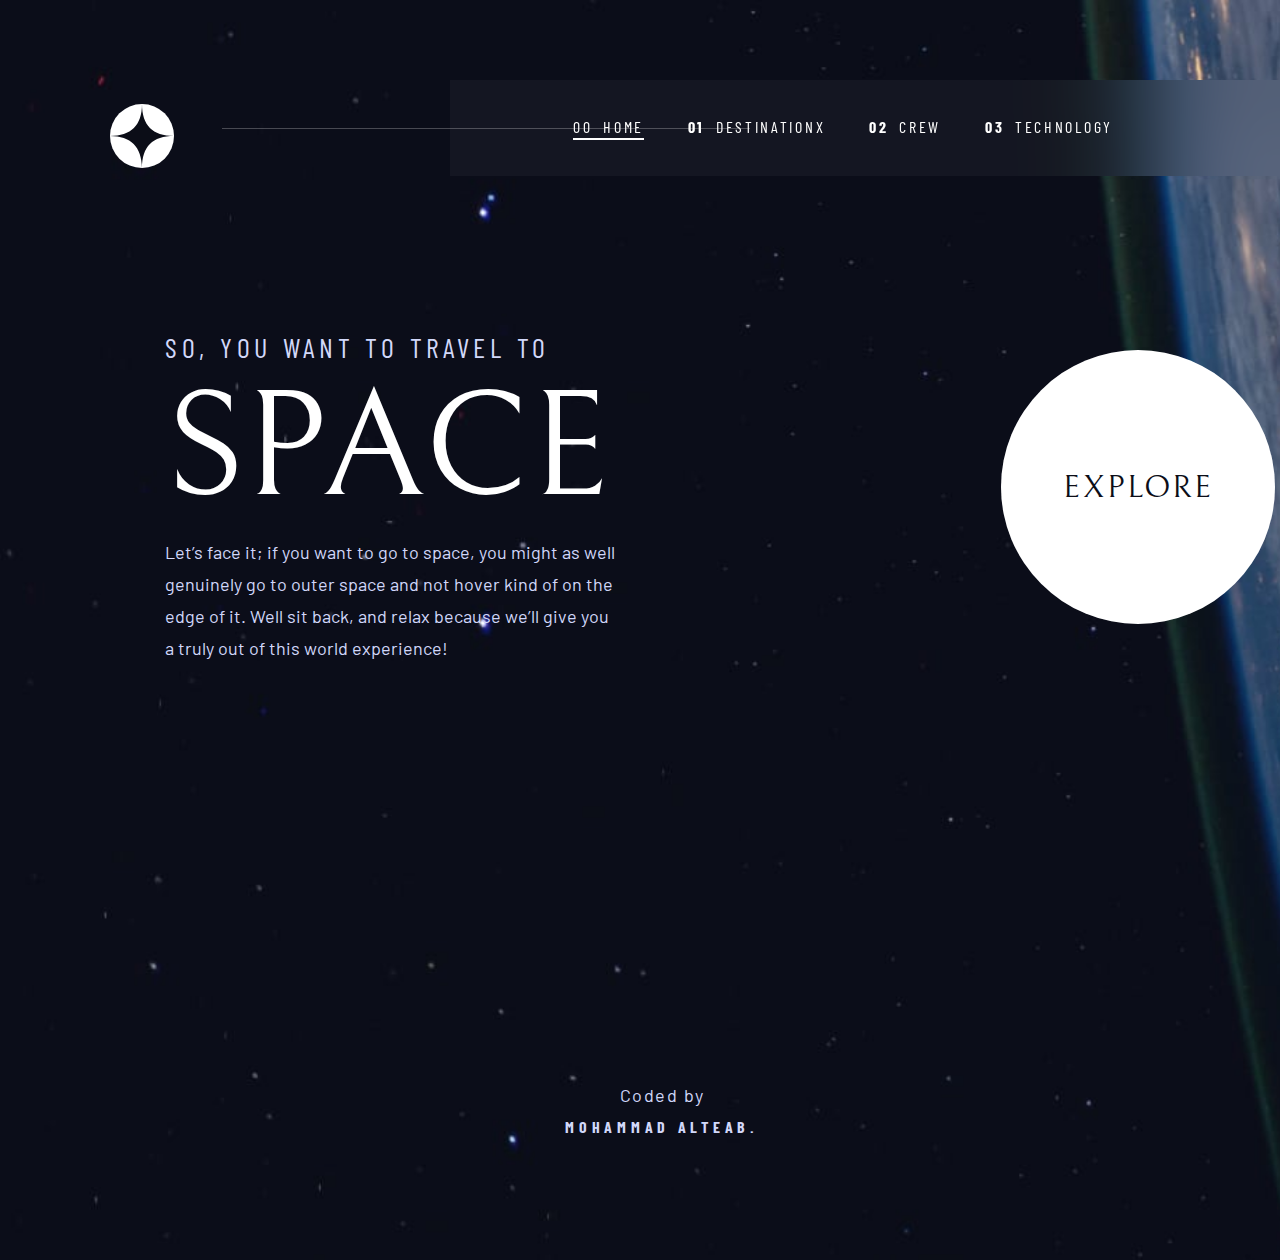
<file: index.html>
<!DOCTYPE html>
<html lang="en">
  <head>
    <meta charset="UTF-8" />
    <meta name="viewport" content="width=device-width, initial-scale=1.0" />

    <link
      rel="icon"
      type="image/png"
      sizes="32x32"
      href="favicon-32x32.png"
    />

    <!-- Google fonts -->
    <link rel="preconnect" href="https://fonts.googleapis.com" />
    <link rel="preconnect" href="https://fonts.gstatic.com" crossorigin />
    <link
      href="https://fonts.googleapis.com/css2?family=Barlow+Condensed:wght@400;700&family=Bellefair&family=Barlow:wght@400;700&display=swap"
      rel="stylesheet"
    />

    <link rel="stylesheet" href="HOME/home.css" />

    <title>Frontend Mentor | Space tourism website</title>
  </head>
  <body>
    <div class="main-section">
      <nav>
        <img class="logo" src="assets/others/logo.svg" alt="" />
        
        <div class="hr"></div>

        <ul>
          <li>
            <a class="current-section" href="#"
              ><span class="num">00</span> <span class="item">Home</span></a
            >
          </li>

          <li>
            <a class="nav-item" href="DESTINATION/main.html"
              ><span class="num">01</span>
              <span class="item">Destinationx</span></a
            >
          </li>

          <li>
            <a class="nav-item" href="CREW/main.html">
              <span class="num">02</span> 
              <span class="item">Crew</span></a>

          </li>

          <li>
            <a class="nav-item" href="TECHNOLOGY/main.html"
              ><span class="num">03</span>
              <span class="item">Technology</span></a
            >

          </li>
        </ul>

        <div class="phone-utilities">
          <img id="ham" src="assets/others/icon-hamburger.svg" alt="" class="mob ham">
          <img src="assets/others/icon-close.svg" alt="" class="mob close hidden2">
        </div>
      </nav>

      <div class="welcoming">
        <h5 class="so-you">So, you want to travel to</h5>
        <h1>Space</h1>
        <p class="main-text">
          Let’s face it; if you want to go to space, you might as well genuinely
          go to outer space and not hover kind of on the edge of it. Well sit
          back, and relax because we’ll give you a truly out of this world
          experience!
        </p>
      </div>

      <a href="DESTINATION/main.html" class="buttons">
        <button class="main-button">Explore</button>
        <div class="behinded-button"></div>
      </a>
    </div>


    <div class="attribution">
        <p>Coded by</p>
        <a
          class="att-link2"
          href="https://mohammadamour.github.io/Personal-Website/"
        >
          mohammad alteab.</a
        >
    </div>
    <script src="HOME/script.js"></script>
  </body>
</html>
</file>
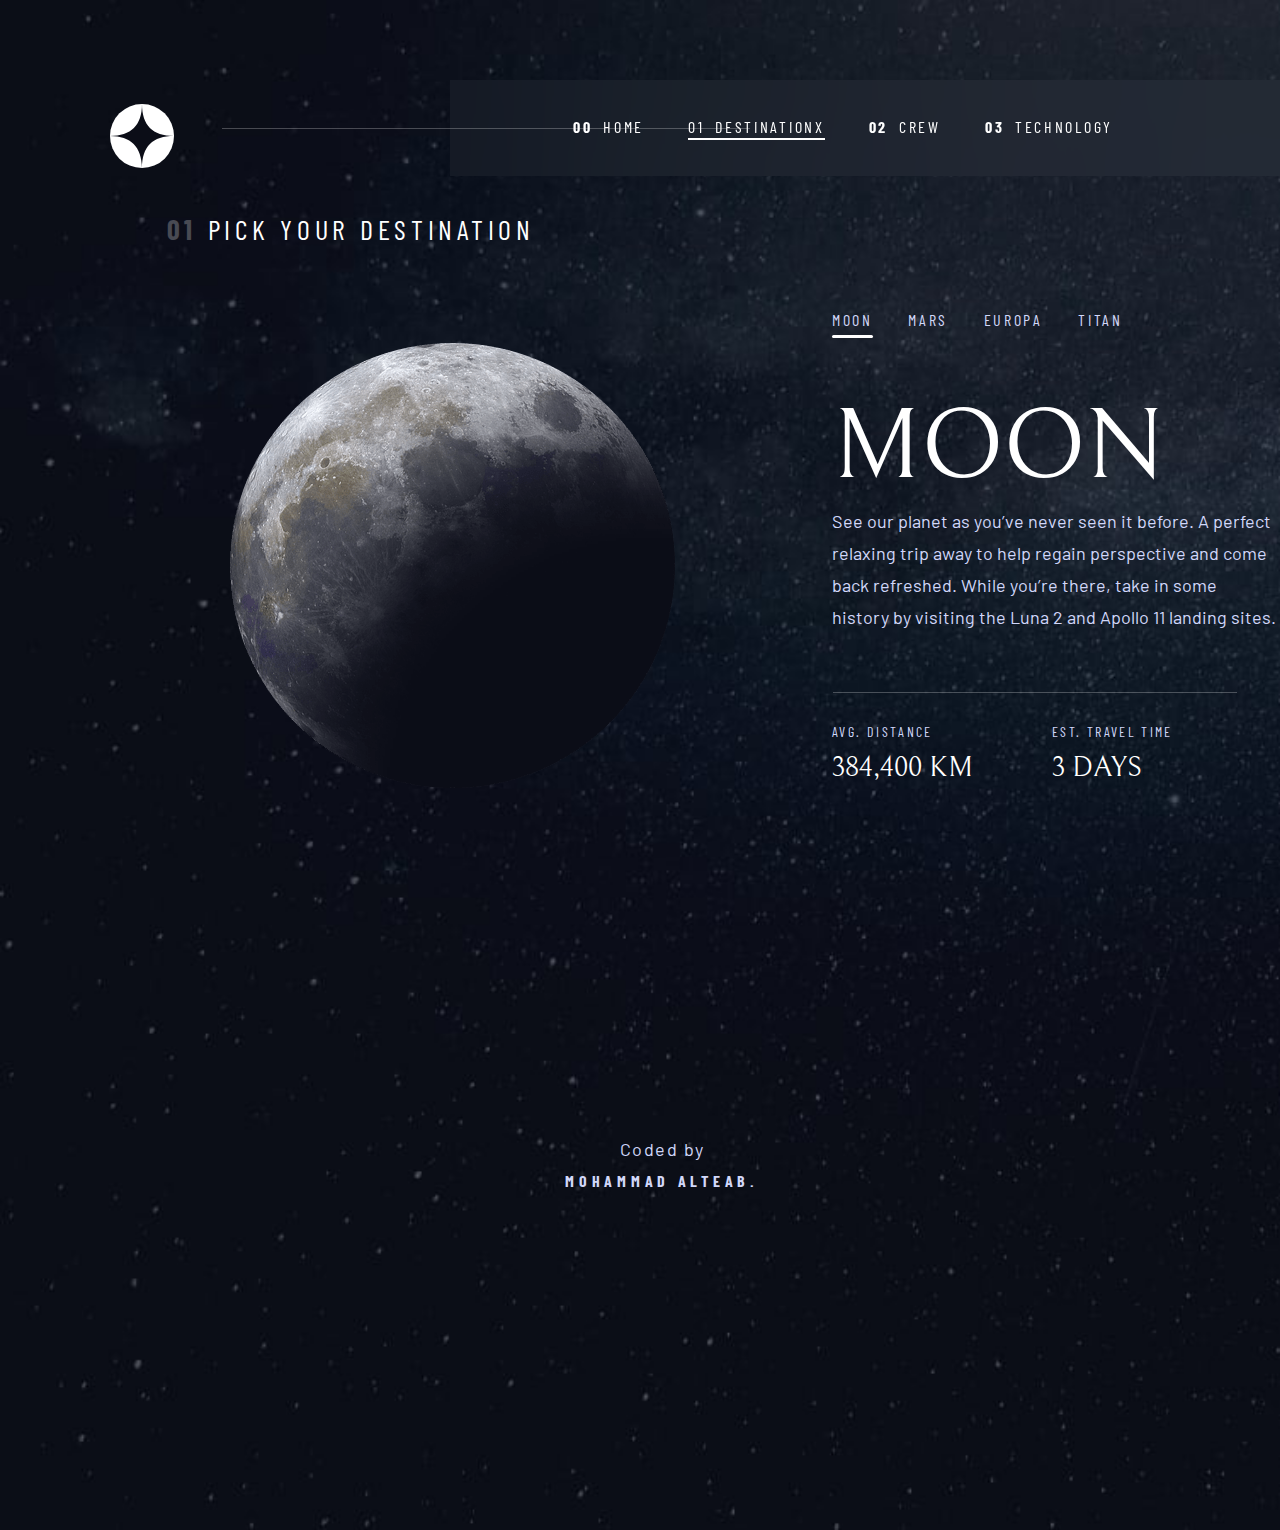
<file: DESTINATION/main.html>
<!DOCTYPE html>
<html lang="en">
  <head>
    <meta charset="UTF-8" />
    <meta name="viewport" content="width=device-width, initial-scale=1.0" />

    <link
      rel="icon"
      type="image/png"
      sizes="32x32"
      href="../favicon-32x32.png"
    />

    <!-- Google fonts -->
    <link rel="preconnect" href="https://fonts.googleapis.com" />
    <link rel="preconnect" href="https://fonts.gstatic.com" crossorigin />
    <link
      href="https://fonts.googleapis.com/css2?family=Barlow+Condensed:wght@400;700&family=Bellefair&family=Barlow:wght@400;700&display=swap"
      rel="stylesheet"
    />

    <link rel="stylesheet" href="destination.css" />

    <title>Frontend Mentor | Space tourism website</title>
  </head>
  <body>
    <div class="planets-section">
      <nav>
        <img class="logo" src="../assets/others/logo.svg" alt="" />

        <div class="hr"></div>

        <ul>
          <li>
            <a class="nav-item" href="../index.html"
              ><span class="num">00</span> <span class="item">Home</span></a
            >
          </li>

          <li>
            <a class="current-section" href="#"
              ><span class="num">01</span>
              <span class="item">Destinationx</span></a
            >
          </li>

          <li>
            <a class="nav-item" href="../CREW/main.html"
              ><span class="num">02</span> <span class="item">Crew</span></a
            >
          </li>

          <li>
            <a class="nav-item" href="../TECHNOLOGY/main.html"
              ><span class="num">03</span>
              <span class="item">Technology</span></a
            >
          </li>
        </ul>
        
        <div class="phone-utilities">
          <img src="../assets/others/icon-hamburger.svg" alt="" class="mob ham">
          <img src="../assets/others/icon-close.svg" alt="" class="mob close hidden2">
        </div>
      </nav>




      
      <h5 class="title">
        <span class="title-num">01</span>
        Pick your destination
      </h5>

      <img
        src="../assets/destination/image-moon.png"
        alt="an image for the moon ( ME )"
        class="img-moon planet-img default-img"
        id="main-fucking-planet"
      />

      <div class="info-group-planets">
        <ul class="planets-nav">
          <li class="planet-item current-planet">Moon</li>
          <li class="planet-item">Mars</li>
          <li class="planet-item">Europa</li>
          <li class="planet-item">Titan</li>
        </ul>

        <div class="moon planet-name default-name">Moon</div>

        <p class="moon-desc default-desc">
          See our planet as you’ve never seen it before. A perfect relaxing trip
          away to help regain perspective and come back refreshed. While you’re
          there, take in some history by visiting the Luna 2 and Apollo 11
          landing sites.
        </p>

        <div class="sec-hr"></div>

        <div class="bottom-info">
          <div class="distance">
            <p class="head-distance">Avg. distance</p>
            <p class="value-distance value-distance-moon default-dis">384,400 km</p>
          </div>

          <div class="time-est">
            <p class="head-time">Est. travel time</p>
            <p class="value-time value-time-moon default-time">3 days</p>
          </div>
        </div>
      </div>
    </div>




























    <div class="planet-data">
      <div class="data-name moon">Moon</div>

      <div class="data-desc">
        See our planet as you’ve never seen it before. A perfect relaxing trip
        away to help regain perspective and come back refreshed. While you’re
        there, take in some history by visiting the Luna 2 and Apollo 11 landing
        sites.
      </div>

      <div class="data-distance">384,400 km</div>

      <div class="data-time">3 days</div>

      <img
        src="../assets/destination/image-moon.png"
        alt="an image for the moon ( ME )"
        class="data-img moon"
      />













      <div class="data-name mars">Mars</div>

      <div id="data-desc-1" class="data-desc">
        Don’t forget to pack your hiking boots. You’ll need them to tackle
        Olympus Mons, the tallest planetary mountain in our solar system. It’s
        two and a half times the size of Everest!
      </div>

      <div class="data-distance">225 mil. km</div>

      <div class="data-time">9 months</div>

      <img
        src="../assets/destination/image-mars.png"
        alt="an image for the planet mars"
        class="data-img mars"
        id="data-img-1"
      />










      <div class="data-name europa">Europa</div>

      <div class="data-desc desc">
        The smallest of the four Galilean moons orbiting Jupiter, Europa is a
        winter lover’s dream. With an icy surface, it’s perfect for a bit of ice
        skating, curling, hockey, or simple relaxation in your snug wintery
        cabin.
      </div>

      <div class="data-distance">628 mil. km</div>

      <div class="data-time">3 years</div>

      <img
        src="../assets/destination/image-europa.png"
        alt="an image for the planet ( i'm not really sure if it's a plant) europa"
        class="data-img europa"
      />









      
      <div class="data-name titan">Titan</div>

      <div class="data-desc desc">
        The only moon known to have a dense atmosphere other than Earth, Titan
        is a home away from home (just a few hundred degrees colder!). As a
        bonus, you get striking views of the Rings of Saturn.
      </div>

      <div class="data-distance">1.6 bil. km</div>

      <div class="data-time">7 years</div>

      <img
        src="../assets/destination/image-titan.png"
        alt="an image for the planet ( i'm not really sure if it's a plant) titan"
        class="data-img titan"
      />
    </div>

    <div class="attribution">
        <p>Coded by</p>
        <a
          class="att-link2"
          href="https://mohammadsvioan.github.io/my-updated-website/"
        >
          mohammad alteab.</a
        >
    </div>
    <script src="script.js"></script>
  </body>
</html>
</file>
<file: HOME/home.css>
@import "../important.css";
@import "../z css files/utility classes.css";
@import "../z css files/utility queries.css";
@import "../z css files/psudoes.css";
@import "queries.css";

.main-section{
    background-image: 
    url("../assets/home/background-home-desktop.jpg");
    min-height: 140vh;
    width: 100vw;
    position: relative;
    top: 0;
    left: 0;
    right: 0;
    bottom: 0;
    background-repeat: no-repeat;
    background-size: cover;
}


.welcoming{
    position: absolute;
    width: 450px;
    height: 382px;
    left: 165px;
    top: 330px;
}


h1{
    font-size: var(--fs-big-ass-fonts);
    font-family: var(--ff-headings);
    font-style: normal;
    font-weight: 400;
    line-height: 172px;
    color: var(--clr-white);
    text-transform: uppercase;
}


.buttons{
    position: relative;
}


.main-button{
    position: absolute;
    width: 274px;
    height: 274px;
    left: 1001px;
    top: 350px;
    cursor: pointer;
    border-radius: 50%;
    border: none;
    font-family: var(--ff-headings);
    font-style: normal;
    font-weight: 400;
    font-size: var(--fs-crew-role);
    line-height: 37px;
    text-transform: uppercase;
    background-color: var(--clr-white);
    letter-spacing: 2px;
    z-index: 99;
    color: var(--clr-dark);
}

.behinded-button{
    position: absolute;
    border-radius: 50%;
    border: none;
    width: 274px;
    height: 274px;
    left: 1001px;
    top: 350px;
    background-color: var(--clr-white);
    opacity: 0.1;
    transition: .6s ease-in-out;
    cursor: pointer;
}


/* so you want to travel to space */

.so-you{
    font-family: var(--ff-title);
    font-style: normal;
    font-weight: 400;
    font-size: var(--fs-title);
    line-height: 34px;
    letter-spacing: var(--let-spce);
    color: var(--clr-light);
    text-transform: uppercase;
}





.attribution{
    position: absolute;
    bottom: -27%;
}
</file>
<file: DESTINATION/destination.css>
@import "../important.css";
@import "../z css files/utility queries.css";
@import "../z css files/utility classes.css";
@import "../z css files/psudoes.css";
@import "queries.css";

body{
    overflow-x: hidden;
}



.planets-section{
    background-image: 
    url("../assets/destination/background-destination-desktop.jpg") !important;
    min-height: 170vh;
    width: 100vw;
    position: relative;
    top: 0;
    left: 0;
    right: 0;
    bottom: 0;
    background-repeat: no-repeat;
    background-size: cover;
}


.planet-img{
    position: absolute;
    width: 445px;
    height: 445px;
    left: 230px;
    top: 343px
}


.planets-nav{
    display: flex;
    align-items: center;
}


.info-group-planets{
    position: absolute;
    width: 445px;
    height: 472px;
    left: 832px;
    top: 310px;
}

.planet-item{
    font-family: var(--ff-title);
    font-style: normal;
    font-weight: 400;
    font-size: var(--fs-planets-name);
    line-height: 19px;
    letter-spacing: 2.7px;
    color: var(--clr-light);
    text-transform: uppercase;
    margin-right: 35.5px;
    cursor: pointer;
    position: relative;
}

.sec-hr{
    position: absolute;
    left: 0.22%;
    right: 0%;
    top: 80.93%;
    bottom: 18.86%;
    height: 1px;
    width: 404px;
    background-color: var(--clr-white);
    opacity: .25;
}


.bottom-info{
    display: flex;
    margin-top: 90px;
}

.distance{
    margin-right: 79px;
}

.value-distance,
.value-time{
    font-family: var(--ff-headings);
    font-style: normal;
    font-weight: 400;
    font-size: var(--fs-title);
    line-height: 32px;
    text-transform: uppercase;
    color: var(--clr-white);
}


.head-time,
.head-distance{
    font-family: var(--ff-title);
    font-style: normal;
    font-weight: 400;
    font-size: var(--fs-bottom-info);
    line-height: 17px;
    letter-spacing: 2.3625px;
    text-transform: uppercase;
    color: var(--clr-light);
    margin-bottom: 12px;
}


.current-planet{
    position: relative;
}


.planet-data{
    display: none;
}




.attribution{
    position: absolute;
    bottom: -33%;
}
</file>
